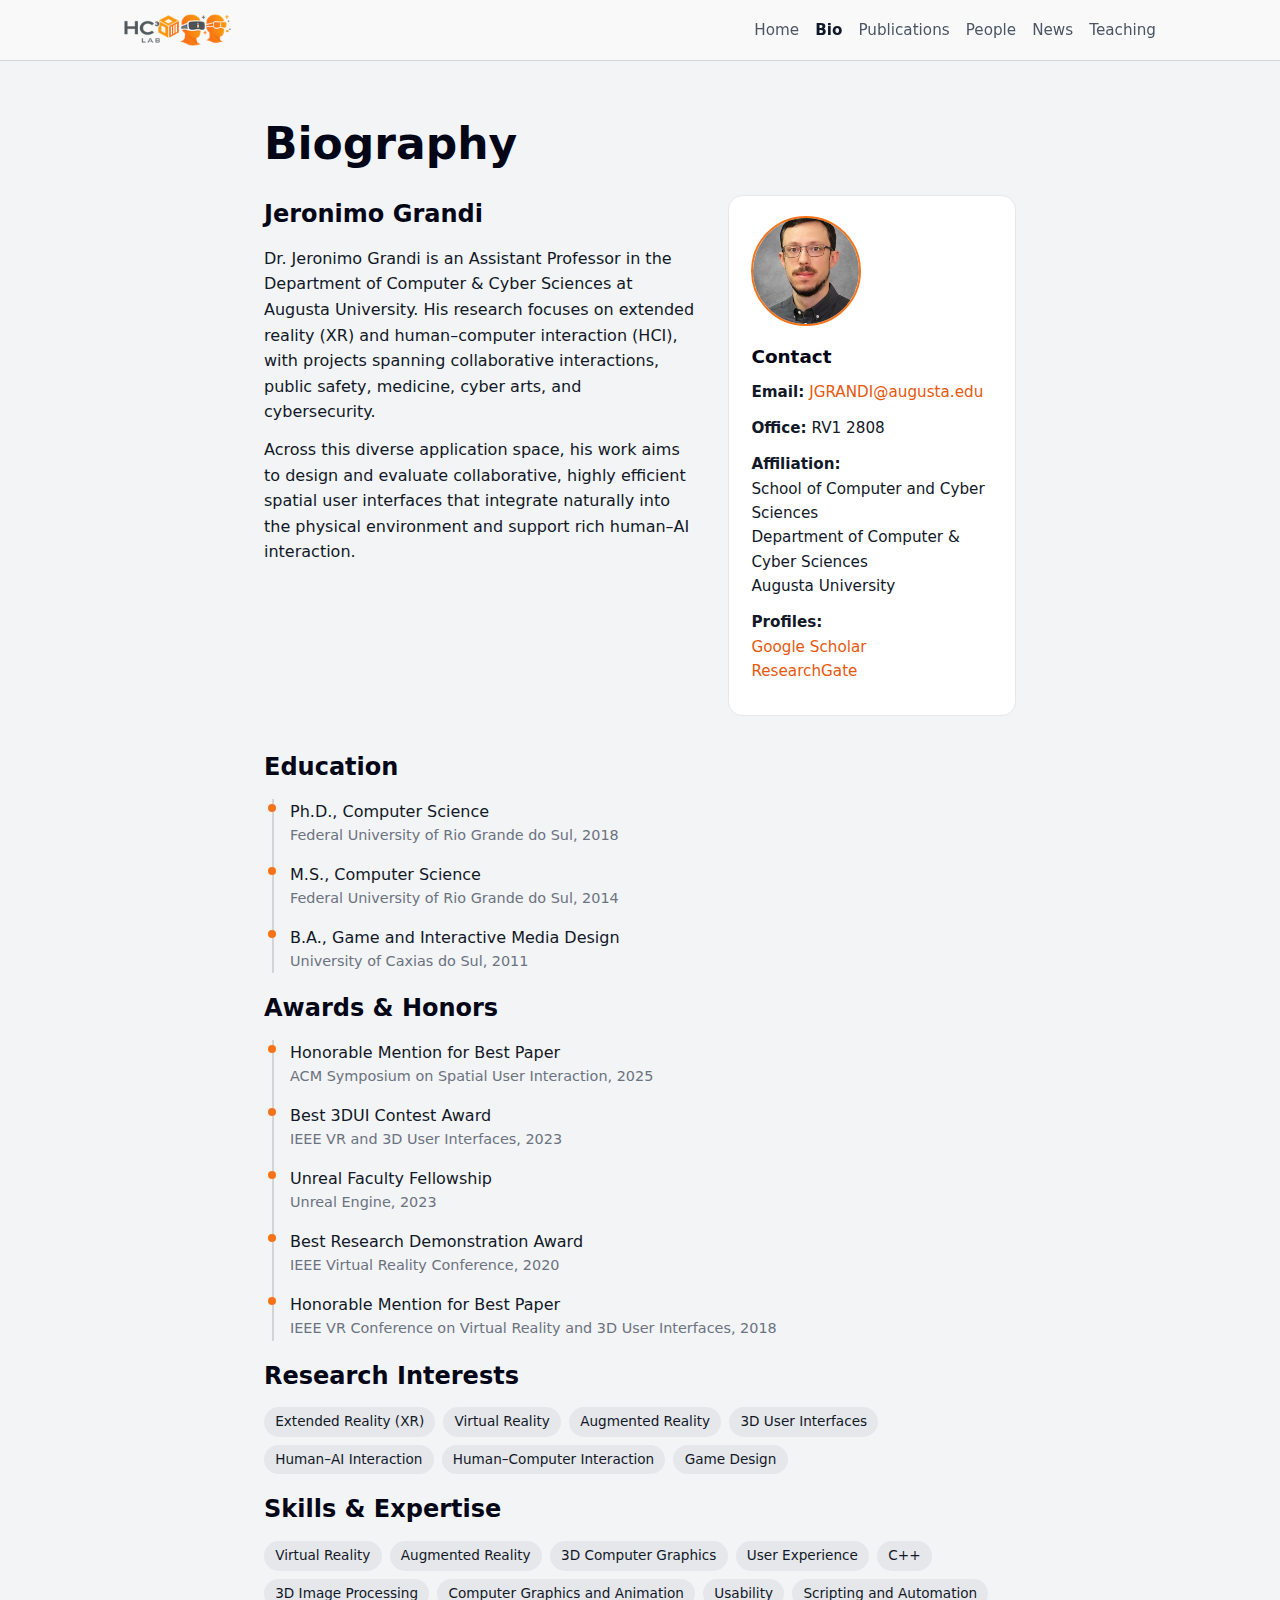
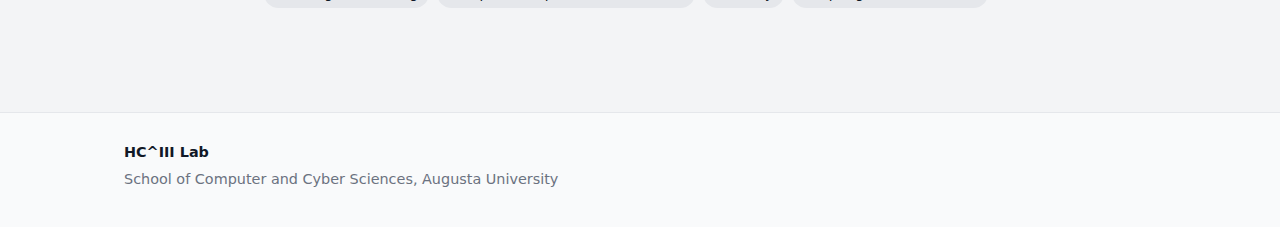
<file: bio.html>
<!DOCTYPE html>
<html lang="en">
<head>
  <meta charset="UTF-8" />
  <meta name="viewport" content="width=device-width, initial-scale=1" />
  <title>HC^III Lab – Bio</title>
  <link rel="stylesheet" href="css/styles.css" />
</head>
<body>
  <header class="site-header">
    <div class="container header-inner">
      <a class="logo" href="index.html">
        <img src="statics/images/logo.png" alt="HC^III Lab logo" class="logo-img" />
      </a>
      <nav class="main-nav" id="main-nav">
        <a href="index.html">Home</a>
        <a href="bio.html" class="active">Bio</a>
        <a href="publications.html">Publications</a>
        <a href="people.html">People</a>
        <a href="news.html">News</a>
        <a href="teaching.html">Teaching</a>
      </nav>
    </div>
  </header>

  <main class="section">
    <div class="container narrow">
      <h1>Biography</h1>
      <section class="split">
        <div>
          <h2>Jeronimo Grandi</h2>
          <p>
            Dr. Jeronimo Grandi is an Assistant Professor in the Department of Computer &amp; Cyber
            Sciences at Augusta University. His research focuses on extended reality (XR) and
            human–computer interaction (HCI), with projects spanning collaborative interactions,
            public safety, medicine, cyber arts, and cybersecurity.
          </p>
          <p>
            Across this diverse application space, his work aims to design and evaluate
            collaborative, highly efficient spatial user interfaces that integrate naturally into the
            physical environment and support rich human–AI interaction.
          </p>
        </div>
        <aside class="bio-aside">
          <div class="avatar-md">
            <img src="statics/images/Jeronimo_Grandi.jpg" alt="Portrait of Dr. Jeronimo Grandi" />
          </div>
          <h3>Contact</h3>
          <p><strong>Email:</strong> <a href="mailto:JGRANDI@augusta.edu">JGRANDI@augusta.edu</a></p>
          <p><strong>Office:</strong> RV1 2808</p>
          <p><strong>Affiliation:</strong><br />
            School of Computer and Cyber Sciences<br />
            Department of Computer &amp; Cyber Sciences<br />
            Augusta University
          </p>
          <p><strong>Profiles:</strong><br />
            <a href="https://scholar.google.com/citations?user=VOUOkLYAAAAJ" target="_blank" rel="noopener">Google Scholar</a><br />
            <a href="https://www.researchgate.net/profile/Jeronimo-Grandi" target="_blank" rel="noopener">ResearchGate</a>
          </p>
        </aside>
      </section>

      <section>
        <h2>Education</h2>
        <ul class="timeline">
          <li>
            <div class="timeline-main">Ph.D., Computer Science</div>
            <div class="timeline-meta">Federal University of Rio Grande do Sul, 2018</div>
          </li>
          <li>
            <div class="timeline-main">M.S., Computer Science</div>
            <div class="timeline-meta">Federal University of Rio Grande do Sul, 2014</div>
          </li>
          <li>
            <div class="timeline-main">B.A., Game and Interactive Media Design</div>
            <div class="timeline-meta">University of Caxias do Sul, 2011</div>
          </li>
        </ul>
      </section>

      <section>
        <h2>Awards &amp; Honors</h2>
        <ul class="timeline">
          <li>
            <div class="timeline-main">Honorable Mention for Best Paper</div>
            <div class="timeline-meta">ACM Symposium on Spatial User Interaction, 2025</div>
          </li>
          <li>
            <div class="timeline-main">Best 3DUI Contest Award</div>
            <div class="timeline-meta">IEEE VR and 3D User Interfaces, 2023</div>
          </li>
          <li>
            <div class="timeline-main">Unreal Faculty Fellowship</div>
            <div class="timeline-meta">Unreal Engine, 2023</div>
          </li>
          <li>
            <div class="timeline-main">Best Research Demonstration Award</div>
            <div class="timeline-meta">IEEE Virtual Reality Conference, 2020</div>
          </li>
          <li>
            <div class="timeline-main">Honorable Mention for Best Paper</div>
            <div class="timeline-meta">IEEE VR Conference on Virtual Reality and 3D User Interfaces, 2018</div>
          </li>
        </ul>
      </section>

      <section>
        <h2>Research Interests</h2>
        <ul class="pill-list">
          <li>Extended Reality (XR)</li>
          <li>Virtual Reality</li>
          <li>Augmented Reality</li>
          <li>3D User Interfaces</li>
          <li>Human–AI Interaction</li>
          <li>Human–Computer Interaction</li>
          <li>Game Design</li>
        </ul>
      </section>

      <section>
        <h2>Skills &amp; Expertise</h2>
        <ul class="pill-list">
          <li>Virtual Reality</li>
          <li>Augmented Reality</li>
          <li>3D Computer Graphics</li>
          <li>User Experience</li>
          <li>C++</li>
          <li>3D Image Processing</li>
          <li>Computer Graphics and Animation</li>
          <li>Usability</li>
          <li>Scripting and Automation</li>
        </ul>
      </section>
    </div>
  </main>

  <footer class="site-footer">
    <div class="container footer-inner">
      <div>
        <p class="footer-title">HC^III Lab</p>
        <p>School of Computer and Cyber Sciences, Augusta University</p>
      </div>
      <div class="footer-links"></div>
    </div>
  </footer>
  <script src="js/nav.js"></script>
</body>
</html>
</file>
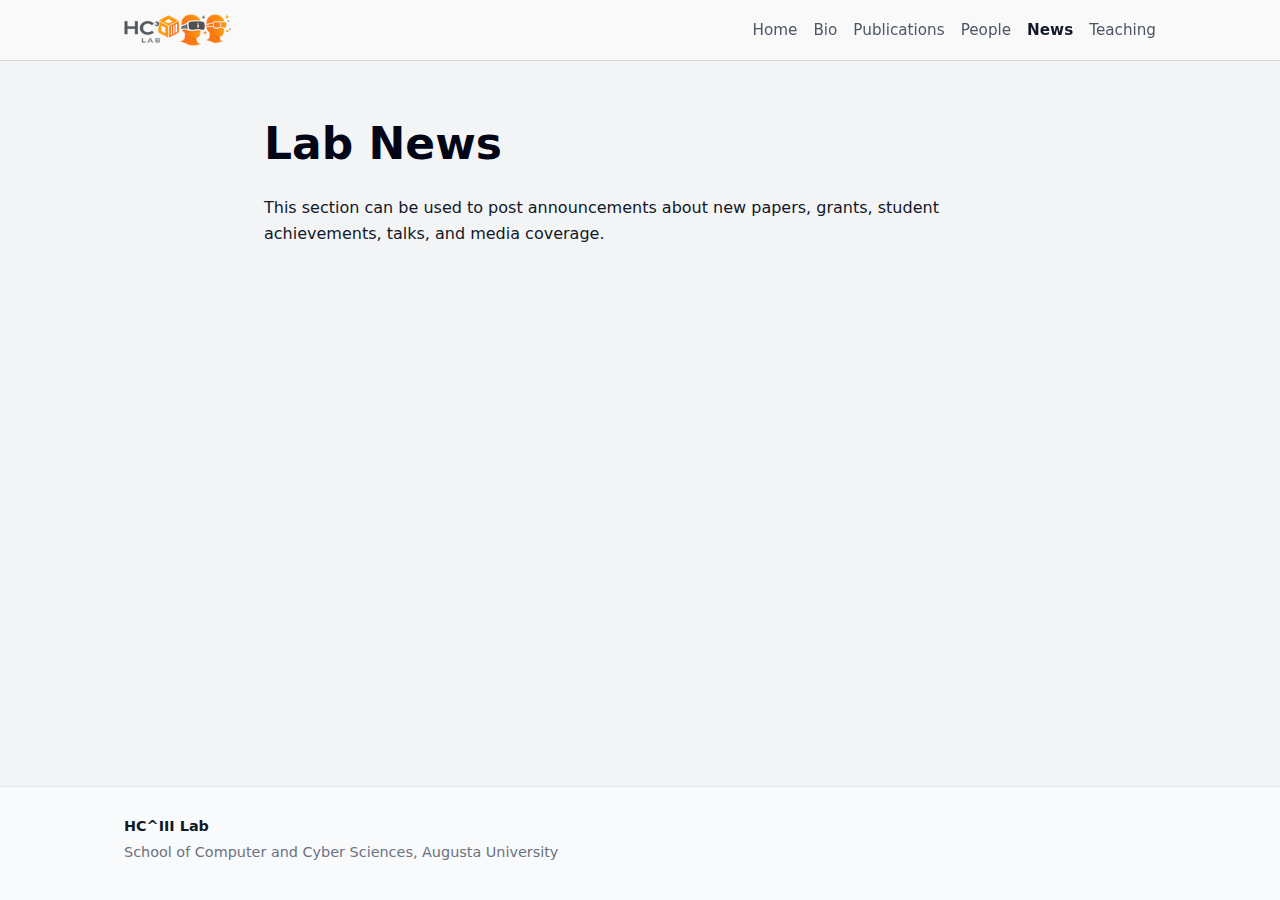
<file: news.html>
<!DOCTYPE html>
<html lang="en">
<head>
  <meta charset="UTF-8" />
  <meta name="viewport" content="width=device-width, initial-scale=1" />
  <title>HC^III Lab – News</title>
  <link rel="stylesheet" href="css/styles.css" />
</head>
<body>
  <header class="site-header">
    <div class="container header-inner">
      <a class="logo" href="index.html">
        <img src="statics/images/logo.png" alt="HC^III Lab logo" class="logo-img" />
      </a>
      <nav class="main-nav" id="main-nav">
        <a href="index.html">Home</a>
        <a href="bio.html">Bio</a>
        <a href="publications.html">Publications</a>
        <a href="people.html">People</a>
        <a href="news.html" class="active">News</a>
        <a href="teaching.html">Teaching</a>
      </nav>
    </div>
  </header>

  <main class="section">
    <div class="container narrow">
        <section>
        <h1>Lab News</h1>
        <p>
          This section can be used to post announcements about new papers, grants, student
          achievements, talks, and media coverage.
        </p>
      </section>
      <!-- <h1>News &amp; Service</h1>

      <section>
        <h2>Recent Highlights</h2>
        <ul class="timeline">
          <li>
            <div class="timeline-main">Honorable Mention for Best Paper</div>
            <div class="timeline-meta">ACM Symposium on Spatial User Interaction, 2025</div>
          </li>
          <li>
            <div class="timeline-main">Best 3DUI Contest Award</div>
            <div class="timeline-meta">IEEE VR and 3D User Interfaces, 2023</div>
          </li>
          <li>
            <div class="timeline-main">Unreal Faculty Fellowship</div>
            <div class="timeline-meta">Unreal Engine, 2023</div>
          </li>
          <li>
            <div class="timeline-main">Best Research Demonstration Award</div>
            <div class="timeline-meta">IEEE Virtual Reality Conference, 2020</div>
          </li>
        </ul>
      </section>

      <section>
        <h2>Department Service</h2>
        <ul class="timeline">
          <li>
            <div class="timeline-main">Faculty Volunteer</div>
            <div class="timeline-meta">Department of Computer &amp; Cyber Sciences, Augusta University · 2024</div>
          </li>
        </ul>
      </section>

      <section>
        <h2>Professional Service</h2>
        <ul class="timeline">
          <li>
            <div class="timeline-main">EuroXR 2025 &mdash; Committee Member</div>
            <div class="timeline-meta">2025</div>
          </li>
          <li>
            <div class="timeline-main">IEEE AIxVR 2026 &mdash; Committee Member</div>
            <div class="timeline-meta">2025</div>
          </li>
          <li>
            <div class="timeline-main">IEEE VR 2026 &mdash; Reviewer</div>
            <div class="timeline-meta">2025</div>
          </li>
          <li>
            <div class="timeline-main">ACM ISMAR 2025 &mdash; Reviewer</div>
            <div class="timeline-meta">2024</div>
          </li>
          <li>
            <div class="timeline-main">IEEE VR 2025 &mdash; Reviewer</div>
            <div class="timeline-meta">2024</div>
          </li>
        </ul>
      </section> -->


    </div>
  </main>

  <footer class="site-footer">
    <div class="container footer-inner">
      <div>
        <p class="footer-title">HC^III Lab</p>
        <p>School of Computer and Cyber Sciences, Augusta University</p>
      </div>
      <div class="footer-links"></div>
    </div>
  </footer>
  <script src="js/nav.js"></script>
</body>
</html>
</file>
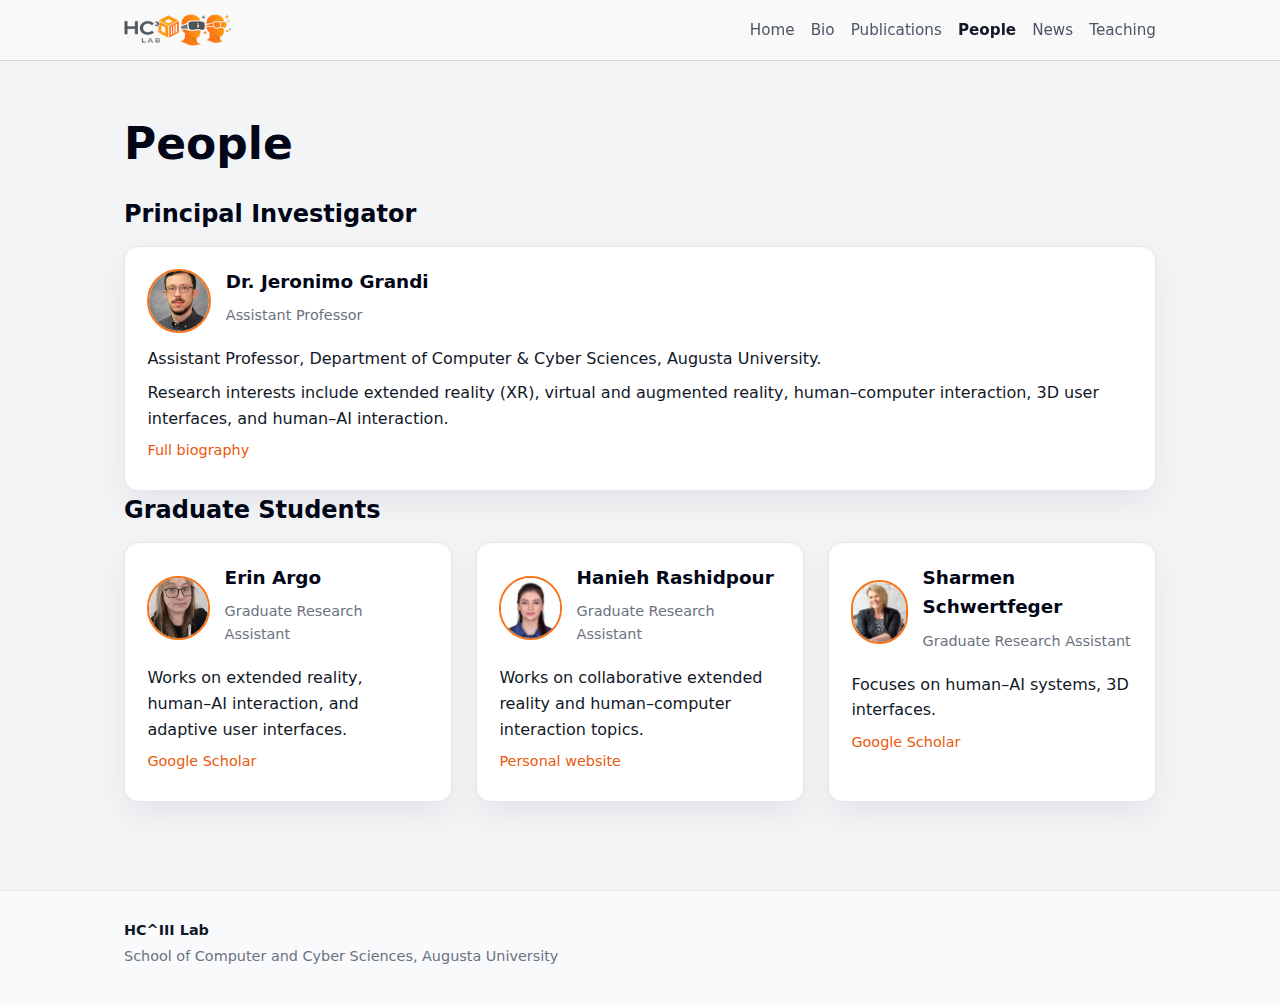
<file: people.html>
<!DOCTYPE html>
<html lang="en">
<head>
  <meta charset="UTF-8" />
  <meta name="viewport" content="width=device-width, initial-scale=1" />
  <title>HC^III Lab – People</title>
  <link rel="stylesheet" href="css/styles.css" />
</head>
<body>
  <header class="site-header">
    <div class="container header-inner">
      <a class="logo" href="index.html">
        <img src="statics/images/logo.png" alt="HC^III Lab logo" class="logo-img" />
      </a>
      <nav class="main-nav" id="main-nav">
        <a href="index.html">Home</a>
        <a href="bio.html">Bio</a>
        <a href="publications.html">Publications</a>
        <a href="people.html" class="active">People</a>
        <a href="news.html">News</a>
        <a href="teaching.html">Teaching</a>
      </nav>
    </div>
  </header>

  <main class="section">
    <div class="container">
      <h1>People</h1>

      <section>
        <h2>Principal Investigator</h2>
        <div class="cards">
          <article class="card person-card">
            <div class="person-header">
              <div class="avatar">
                <img src="statics/images/Jeronimo_Grandi.jpg" alt="Portrait of Dr. Jeronimo Grandi" />
              </div>
              <div>
                <h3>Dr. Jeronimo Grandi</h3>
                <p class="person-role">Assistant Professor</p>
              </div>
            </div>
            <p>Assistant Professor, Department of Computer &amp; Cyber Sciences, Augusta University.</p>
            <p>
              Research interests include extended reality (XR), virtual and augmented reality,
              human–computer interaction, 3D user interfaces, and human–AI interaction.
            </p>
            <p class="card-footer-link">
              <a href="bio.html">Full biography</a>
            </p>
          </article>
        </div>
      </section>

      <section>
        <h2>Graduate Students</h2>
        <div class="cards">
          <article class="card person-card">
            <div class="person-header">
              <div class="avatar">
                <img src="statics/images/Erin_Argo.jpg" alt="Portrait of Erin Argo" />
              </div>
              <div>
                <h3>Erin Argo</h3>
                <p class="person-role">Graduate Research Assistant</p>
              </div>
            </div>
            <p>
              Works on extended reality, human–AI interaction, and adaptive user interfaces.
            </p>
            <p class="card-footer-link">
              <a href="https://scholar.google.com/citations?user=sW6f2ewAAAAJ&amp;hl=en" target="_blank" rel="noopener">Google Scholar</a>
            </p>
          </article>
          <article class="card person-card">
            <div class="person-header">
              <div class="avatar">
                <img src="statics/images/hanieh_rashidpour.jpg" alt="Portrait of Hanieh Rashidpour" />
              </div>
              <div>
                <h3>Hanieh Rashidpour</h3>
                <p class="person-role">Graduate Research Assistant</p>
              </div>
            </div>
            <p>
              Works on collaborative extended reality and human–computer interaction topics.
            </p>
            <p class="card-footer-link">
              <a href="https://hrashidpour.github.io/" target="_blank" rel="noopener">Personal website</a>
            </p>
          </article>
          <article class="card person-card">
            <div class="person-header">
              <div class="avatar">
                <img src="statics/images/Sharmen_Schwertfeger.jpg" alt="Portrait of Sharmen Schwertfeger" />
              </div>
              <div>
                <h3>Sharmen Schwertfeger</h3>
                <p class="person-role">Graduate Research Assistant</p>
              </div>
            </div>
            <p>
              Focuses on human–AI systems, 3D interfaces.
            </p>
            <p class="card-footer-link">
              <a href="https://scholar.google.com/citations?user=d_D17SgAAAAJ&amp;hl=en" target="_blank" rel="noopener">Google Scholar</a>
            </p>
          </article>
        </div>
      </section>
    </div>
  </main>

  <footer class="site-footer">
    <div class="container footer-inner">
      <div>
        <p class="footer-title">HC^III Lab</p>
        <p>School of Computer and Cyber Sciences, Augusta University</p>
      </div>
      <div class="footer-links"></div>
    </div>
  </footer>
  <script src="js/nav.js"></script>
</body>
</html>
</file>
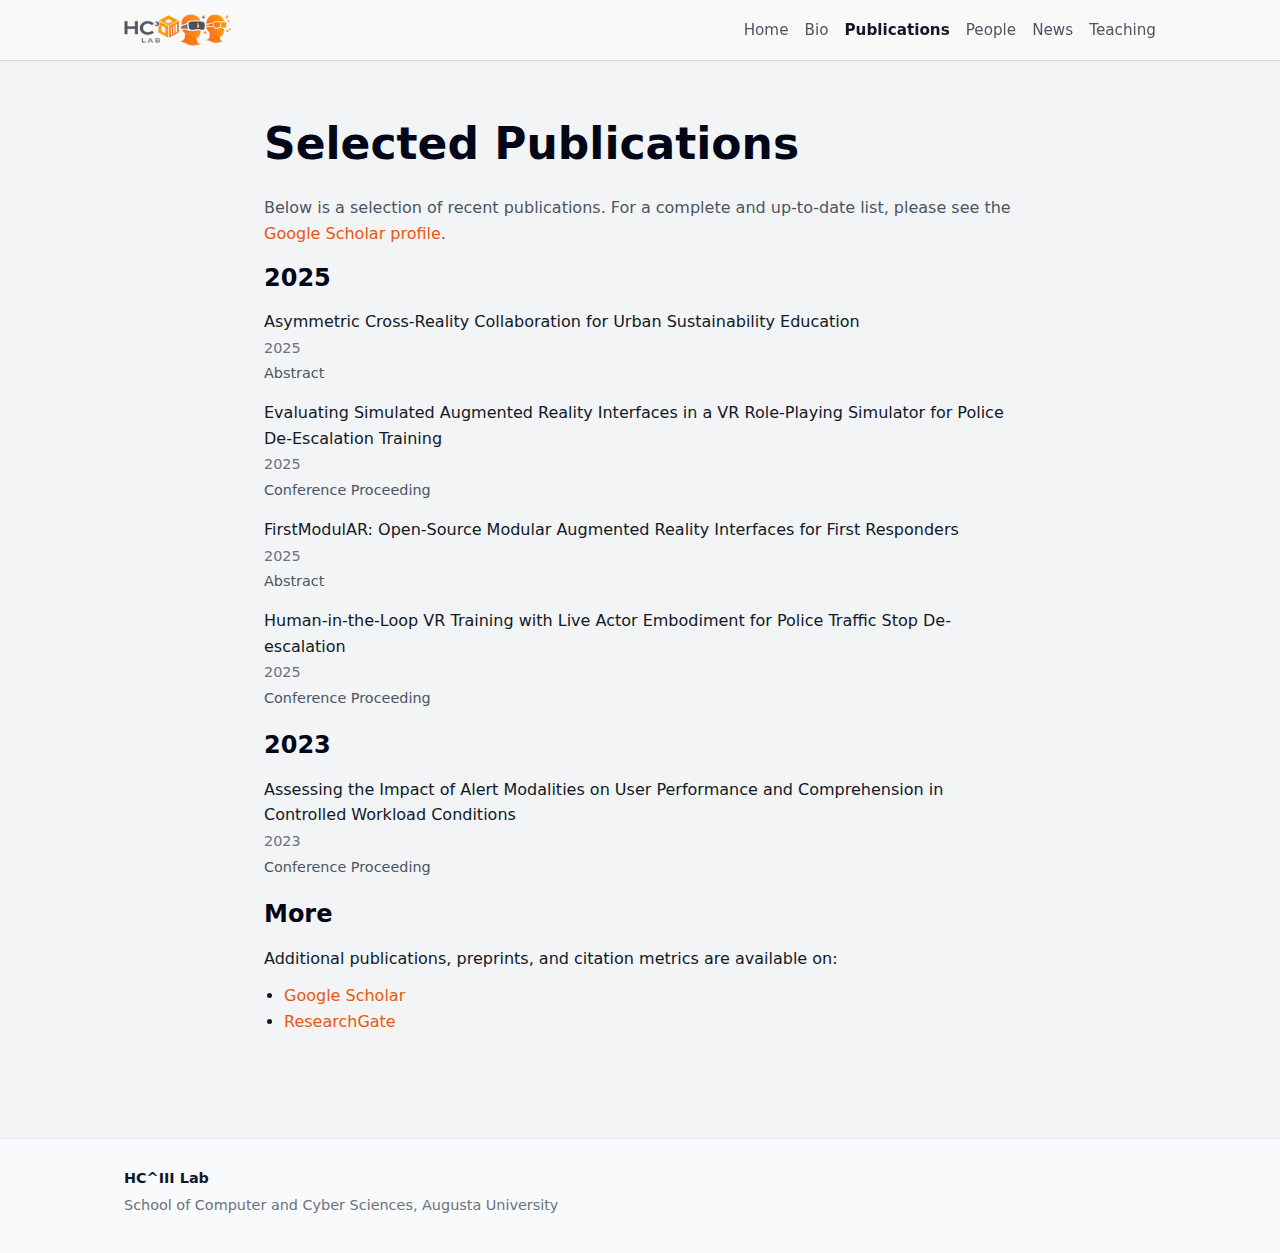
<file: publications.html>
<!DOCTYPE html>
<html lang="en">
<head>
  <meta charset="UTF-8" />
  <meta name="viewport" content="width=device-width, initial-scale=1" />
  <title>HC^III Lab – Publications</title>
  <link rel="stylesheet" href="css/styles.css" />
</head>
<body>
  <header class="site-header">
    <div class="container header-inner">
      <a class="logo" href="index.html">
        <img src="statics/images/logo.png" alt="HC^III Lab logo" class="logo-img" />
      </a>
      <nav class="main-nav" id="main-nav">
        <a href="index.html">Home</a>
        <a href="bio.html">Bio</a>
        <a href="publications.html" class="active">Publications</a>
        <a href="people.html">People</a>
        <a href="news.html">News</a>
        <a href="teaching.html">Teaching</a>
      </nav>
    </div>
  </header>

  <main class="section">
    <div class="container narrow">
      <h1>Selected Publications</h1>
      <p class="page-intro">
        Below is a selection of recent publications. For a complete and up-to-date list, please see
        the <a href="https://scholar.google.com/citations?user=VOUOkLYAAAAJ" target="_blank" rel="noopener">Google Scholar profile</a>.
      </p>

      <section>
        <h2>2025</h2>
        <ul class="pub-list">
          <li>
            <span class="pub-title">Asymmetric Cross-Reality Collaboration for Urban Sustainability Education</span><br />
            <span class="pub-meta">2025</span><br />
            <span class="pub-type">Abstract</span>
          </li>
          <li>
            <span class="pub-title">Evaluating Simulated Augmented Reality Interfaces in a VR Role-Playing Simulator for Police De-Escalation Training</span><br />
            <span class="pub-meta">2025</span><br />
            <span class="pub-type">Conference Proceeding</span>
          </li>
          <li>
            <span class="pub-title">FirstModulAR: Open-Source Modular Augmented Reality Interfaces for First Responders</span><br />
            <span class="pub-meta">2025</span><br />
            <span class="pub-type">Abstract</span>
          </li>
          <li>
            <span class="pub-title">Human-in-the-Loop VR Training with Live Actor Embodiment for Police Traffic Stop De-escalation</span><br />
            <span class="pub-meta">2025</span><br />
            <span class="pub-type">Conference Proceeding</span>
          </li>
        </ul>
      </section>

      <section>
        <h2>2023</h2>
        <ul class="pub-list">
          <li>
            <span class="pub-title">Assessing the Impact of Alert Modalities on User Performance and Comprehension in Controlled Workload Conditions</span><br />
            <span class="pub-meta">2023</span><br />
            <span class="pub-type">Conference Proceeding</span>
          </li>
        </ul>
      </section>

      <section>
        <h2>More</h2>
        <p>
          Additional publications, preprints, and citation metrics are available on:
        </p>
        <ul>
          <li><a href="https://scholar.google.com/citations?user=VOUOkLYAAAAJ" target="_blank" rel="noopener">Google Scholar</a></li>
          <li><a href="https://www.researchgate.net/profile/Jeronimo-Grandi" target="_blank" rel="noopener">ResearchGate</a></li>
        </ul>
      </section>
    </div>
  </main>

  <footer class="site-footer">
    <div class="container footer-inner">
      <div>
        <p class="footer-title">HC^III Lab</p>
        <p>School of Computer and Cyber Sciences, Augusta University</p>
      </div>
      <div class="footer-links"></div>
    </div>
  </footer>
  <script src="js/nav.js"></script>
</body>
</html>
</file>
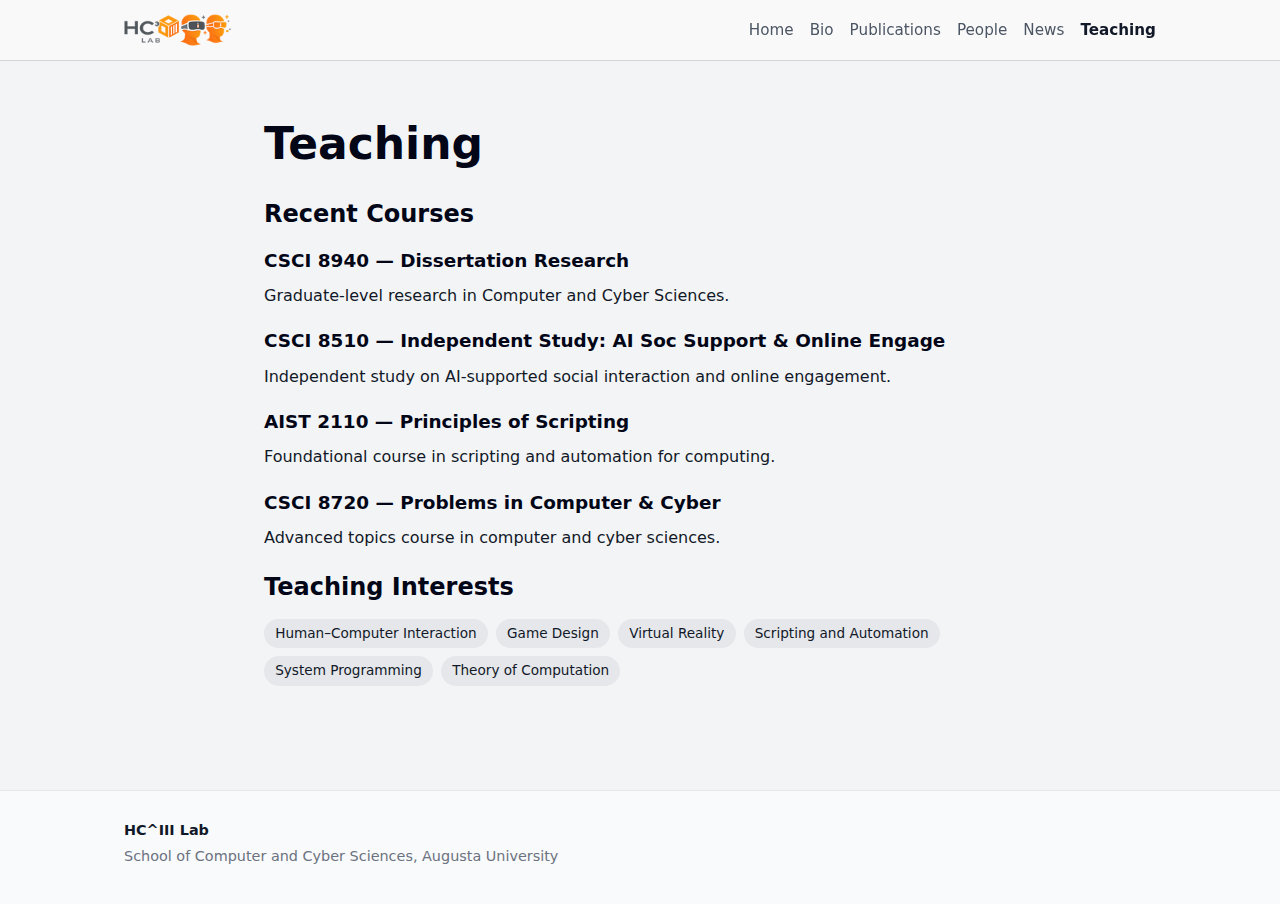
<file: teaching.html>
<!DOCTYPE html>
<html lang="en">
<head>
  <meta charset="UTF-8" />
  <meta name="viewport" content="width=device-width, initial-scale=1" />
  <title>HC^III Lab – Teaching</title>
  <link rel="stylesheet" href="css/styles.css" />
</head>
<body>
  <header class="site-header">
    <div class="container header-inner">
      <a class="logo" href="index.html">
        <img src="statics/images/logo.png" alt="HC^III Lab logo" class="logo-img" />
      </a>
      <nav class="main-nav" id="main-nav">
        <a href="index.html">Home</a>
        <a href="bio.html">Bio</a>
        <a href="publications.html">Publications</a>
        <a href="people.html">People</a>
        <a href="news.html">News</a>
        <a href="teaching.html" class="active">Teaching</a>
      </nav>
    </div>
  </header>

  <main class="section">
    <div class="container narrow">
      <h1>Teaching</h1>
      <section>
        <h2>Recent Courses</h2>
        <ul class="course-list">
          <li>
            <h3>CSCI 8940 &mdash; Dissertation Research</h3>
            <p>Graduate-level research in Computer and Cyber Sciences.</p>
          </li>
          <li>
            <h3>CSCI 8510 &mdash; Independent Study: AI Soc Support &amp; Online Engage</h3>
            <p>Independent study on AI-supported social interaction and online engagement.</p>
          </li>
          <li>
            <h3>AIST 2110 &mdash; Principles of Scripting</h3>
            <p>Foundational course in scripting and automation for computing.</p>
          </li>
          <li>
            <h3>CSCI 8720 &mdash; Problems in Computer &amp; Cyber</h3>
            <p>Advanced topics course in computer and cyber sciences.</p>
          </li>
        </ul>
      </section>

      <section>
        <h2>Teaching Interests</h2>
        <ul class="pill-list">
          <li>Human–Computer Interaction</li>
          <li>Game Design</li>
          <li>Virtual Reality</li>
          <li>Scripting and Automation</li>
          <li>System Programming</li>
          <li>Theory of Computation</li>
        </ul>
      </section>
      <!-- <section>
        <h2>Class Materials</h2>
        <p>
          This page can host or link to syllabi, slide decks, assignments, and other course
          materials. You can organize materials by semester and course code, for example:
        </p>
        <ul class="course-materials">
          <li>
            <strong>AIST 2110 &mdash; Principles of Scripting</strong><br />
            <span class="muted">(Syllabus, lecture notes, and example code can be linked here.)</span>
          </li>
          <li>
            <strong>CSCI 8720 &mdash; Problems in Computer &amp; Cyber</strong><br />
            <span class="muted">(Project descriptions and readings can be added.)</span>
          </li>
        </ul>
      </section> -->
    </div>
  </main>

  <footer class="site-footer">
    <div class="container footer-inner">
      <div>
        <p class="footer-title">HC^III Lab</p>
        <p>School of Computer and Cyber Sciences, Augusta University</p>
      </div>
      <div class="footer-links"></div>
    </div>
  </footer>
  <script src="js/nav.js"></script>
</body>
</html>
</file>
<file: css/styles.css>
* {
  box-sizing: border-box;
}

html,
body {
  margin: 0;
  padding: 0;
  height: 100%;
}

body {
  font-family: system-ui, -apple-system, BlinkMacSystemFont, "Segoe UI", sans-serif;
  color: #111827;
  background-color: #f3f4f6;
  line-height: 1.6;
  display: flex;
  flex-direction: column;
  min-height: 100vh;
  position: relative;
}

img {
  max-width: 100%;
  display: block;
}

a {
  color: #ea580c;
  text-decoration: none;
}

a:hover {
  text-decoration: underline;
}

.container {
  width: 100%;
  max-width: 1080px;
  margin: 0 auto;
  padding: 0 1.5rem;
}

.narrow {
  max-width: 800px;
}

.section {
  padding: 3rem 0 3.5rem;
}

.section-alt {
  background-color: #e5e7eb;
}

h1,
 h2,
 h3,
 h4 {
  font-weight: 600;
  color: #020617;
  margin-top: 0;
}

h1 {
  font-size: clamp(2rem, 3vw + 1rem, 2.75rem);
  margin-bottom: 1rem;
}

h2 {
  font-size: 1.5rem;
  margin-bottom: 0.75rem;
}

h3 {
  font-size: 1.15rem;
  margin-bottom: 0.5rem;
}

p {
  margin-top: 0;
  margin-bottom: 0.75rem;
}

ul {
  margin-top: 0.25rem;
  padding-left: 1.25rem;
}

.site-header {
  position: sticky;
  top: 0;
  z-index: 50;
  background-color: rgba(249, 250, 251, 0.9);
  backdrop-filter: blur(10px);
  border-bottom: 1px solid #d4d4d8;
}

.site-header,
main,
.site-footer {
  flex-shrink: 0;
}

main {
  flex: 1 0 auto;
}

.header-inner {
  display: flex;
  align-items: center;
  justify-content: space-between;
  height: 3.75rem;
}

.logo {
  display: inline-flex;
  align-items: center;
  font-weight: 700;
  letter-spacing: 0.08em;
  color: #020617;
  text-transform: uppercase;
}

.logo-img {
  height: 32px;
  width: auto;
}

.logo-caret {
  font-size: 0.9em;
  margin: 0 0.1rem;
  color: #f97316;
}

.main-nav {
  display: flex;
  align-items: center;
}

.main-nav a {
  margin-left: 1rem;
  font-size: 0.95rem;
  color: #4b5563;
}

.main-nav a:hover {
  color: #111827;
}

.main-nav a.active {
  color: #111827;
  font-weight: 600;
}

.hero {
  position: relative;
  padding: 4.5rem 0 5rem;
  min-height: 70vh;
  color: #f9fafb;
}

.hero-inner {
  display: flex;
  align-items: center;
  gap: 2.5rem;
  position: relative;
  z-index: 1;
}

.hero-text {
  max-width: 720px;
  background-color: rgba(17, 24, 39, 0.78);
  padding: 1.5rem 1.75rem;
  border-radius: 1rem;
  box-shadow: 0 18px 45px rgba(15, 23, 42, 0.5);
}

.hero h1 {
  color: #f9fafb;
}

.hero::before {
  content: "";
  position: absolute;
  inset: 0;
  background: linear-gradient(120deg, rgba(15, 23, 42, 0.9), rgba(24, 24, 27, 0.7));
  z-index: 0;
}

.hero-slider {
  position: absolute;
  inset: 0;
  z-index: 0;
}

.hero-with-slider .slider,
.hero-with-slider .slide,
.hero-with-slider .slide img {
  height: 100%;
}
.avatar-xl img,
.avatar-md img,
.avatar img {
  width: 100%;
  height: 100%;
  object-fit: cover;
}

.eyebrow {
  text-transform: uppercase;
  font-size: 0.8rem;
  letter-spacing: 0.12em;
  color: #e5e7eb;
  margin-bottom: 0.5rem;
}

.lead {
  font-size: 1.05rem;
  color: #f9fafb;
}

.hero-sub {
  font-size: 0.98rem;
  color: #f9fafb;
  max-width: 44rem;
}

.hero-meta {
  margin-top: 1rem;
  font-size: 0.95rem;
  color: #6b7280;
}

.hero-meta .name {
  font-weight: 600;
  color: #020617;
}

.hero-links {
  margin-top: 1.5rem;
  display: flex;
  flex-wrap: wrap;
  gap: 0.75rem;
}

.button {
  display: inline-flex;
  align-items: center;
  justify-content: center;
  padding: 0.55rem 1.25rem;
  border-radius: 999px;
  border: 1px solid #d4d4d8;
  background-color: #f9fafb;
  color: #1e293b;
  font-size: 0.9rem;
  font-weight: 500;
  text-decoration: none;
}

.button.primary {
  background: linear-gradient(135deg, #f97316, #ea580c);
  border-color: transparent;
  color: #fefce8;
}

.button:hover {
  text-decoration: none;
  filter: brightness(1.03);
}

.grid-two {
  display: grid;
  grid-template-columns: minmax(0, 2fr) minmax(0, 2fr);
  gap: 2.5rem;
  align-items: flex-start;
}

.cards {
  display: grid;
  grid-template-columns: repeat(auto-fit, minmax(250px, 1fr));
  gap: 1.5rem;
}

.section-slider {
  background-color: #f3f4f6;
}

.slider {
  position: relative;
  overflow: hidden;
  border-radius: 1rem;
  border: 1px solid #e5e7eb;
  box-shadow: 0 18px 45px rgba(15, 23, 42, 0.22);
}

.slide {
  display: none;
}

.slide.active {
  display: block;
}

.slide img {
  width: 100%;
  height: 360px;
  object-fit: cover;
}

.slider-btn {
  position: absolute;
  top: 50%;
  transform: translateY(-50%);
  width: 34px;
  height: 34px;
  border-radius: 999px;
  border: none;
  background-color: rgba(17, 24, 39, 0.7);
  color: #f9fafb;
  display: flex;
  align-items: center;
  justify-content: center;
  cursor: pointer;
  font-size: 1.1rem;
}

.slider-btn.prev {
  left: 0.9rem;
}

.slider-btn.next {
  right: 0.9rem;
}

.slider-dots {
  position: absolute;
  bottom: 0.9rem;
  left: 50%;
  transform: translateX(-50%);
  display: flex;
  gap: 0.45rem;
}

.slider-dot {
  width: 9px;
  height: 9px;
  border-radius: 999px;
  border: none;
  background-color: rgba(148, 163, 184, 0.8);
  cursor: pointer;
}

.slider-dot.active {
  background-color: #f97316;
}

.card {
  background-color: #ffffff;
  border-radius: 0.9rem;
  padding: 1.25rem 1.4rem;
  border: 1px solid #e5e7eb;
  box-shadow: 0 14px 30px rgba(15, 23, 42, 0.06);
}

.person-card p {
  margin-bottom: 0.5rem;
}

.person-header {
  display: flex;
  align-items: center;
  gap: 0.9rem;
  margin-bottom: 0.7rem;
}

.avatar {
  width: 64px;
  height: 64px;
  border-radius: 999px;
  overflow: hidden;
  border: 2px solid #f97316;
}

.avatar-md {
  width: 110px;
  height: 110px;
  border-radius: 999px;
  overflow: hidden;
  border: 2px solid #f97316;
  margin-bottom: 1rem;
}

.person-role {
  font-size: 0.9rem;
  color: #6b7280;
}

.card-footer-link {
  margin-top: 0.5rem;
  font-size: 0.9rem;
}

.pill-list {
  list-style: none;
  padding-left: 0;
  display: flex;
  flex-wrap: wrap;
  gap: 0.5rem;
}

.pill-list li {
  padding: 0.25rem 0.7rem;
  border-radius: 999px;
  background-color: #e5e7eb;
  font-size: 0.85rem;
  color: #111827;
}

.timeline {
  list-style: none;
  padding-left: 0;
  border-left: 2px solid #d4d4d8;
  margin-left: 0.5rem;
}

.timeline li {
  padding-left: 1rem;
  margin-bottom: 0.9rem;
  position: relative;
}

.timeline li::before {
  content: "";
  position: absolute;
  left: -0.38rem;
  top: 0.35rem;
  width: 0.5rem;
  height: 0.5rem;
  border-radius: 999px;
  background-color: #f97316;
}

.timeline-main {
  font-weight: 500;
}

.timeline-meta {
  font-size: 0.9rem;
  color: #6b7280;
}

.page-intro {
  color: #4b5563;
}

.pub-list {
  list-style: none;
  padding-left: 0;
}

.pub-list li {
  margin-bottom: 0.9rem;
}

.pub-title {
  font-weight: 500;
}

.pub-meta {
  font-size: 0.9rem;
  color: #6b7280;
}

.pub-type {
  font-size: 0.9rem;
  color: #4b5563;
}

.split {
  display: grid;
  grid-template-columns: minmax(0, 3fr) minmax(0, 2fr);
  gap: 2rem;
  align-items: flex-start;
  margin-bottom: 2rem;
}

.bio-aside {
  background-color: #ffffff;
  border-radius: 0.9rem;
  padding: 1.25rem 1.4rem;
  border: 1px solid #e5e7eb;
  font-size: 0.95rem;
}

.course-list {
  list-style: none;
  padding-left: 0;
}

.course-list li {
  margin-bottom: 1.1rem;
}

.course-materials {
  list-style: none;
  padding-left: 0;
}

.course-materials li {
  margin-bottom: 0.85rem;
}

.muted {
  color: #6b7280;
  font-size: 0.9rem;
}

.site-footer {
  border-top: 1px solid #e5e7eb;
  padding: 1.75rem 0 1.5rem;
  background-color: #f9fafb;
  margin-top: 2rem;
}

.footer-inner {
  display: flex;
  align-items: center;
  justify-content: space-between;
  gap: 1.5rem;
  font-size: 0.9rem;
  color: #6b7280;
}

.footer-title {
  font-weight: 600;
  color: #111827;
  margin-bottom: 0.2rem;
}

.footer-links a {
  margin-left: 1rem;
}

.footer-links a:first-child {
  margin-left: 0;
}

.hc-framework {
  list-style: none;
  padding-left: 0;
}

.hc-framework li {
  margin-bottom: 0.6rem;
}

.hc-tag {
  display: inline-block;
  min-width: 3rem;
  font-weight: 600;
  font-size: 0.9rem;
  color: #111827;
}

.hc-desc {
  font-size: 0.9rem;
  color: #4b5563;
}

@media (max-width: 768px) {
  .header-inner {
    flex-direction: column;
    align-items: center;
    padding-top: 0.5rem;
    padding-bottom: 0.5rem;
    height: auto;
    gap: 0.5rem;
  }

  .main-nav {
    display: flex;
    flex-wrap: wrap;
    justify-content: center;
    gap: 0.25rem 0.75rem;
  }

  .main-nav a {
    margin-left: 0;
    font-size: 0.9rem;
  }

  .hero-inner {
    flex-direction: column;
  }

  .slide img {
    height: 260px;
  }

  .grid-two {
    grid-template-columns: minmax(0, 1fr);
  }

  .split {
    grid-template-columns: minmax(0, 1fr);
  }

  .footer-inner {
    flex-direction: column;
    align-items: flex-start;
  }
}
</file>
